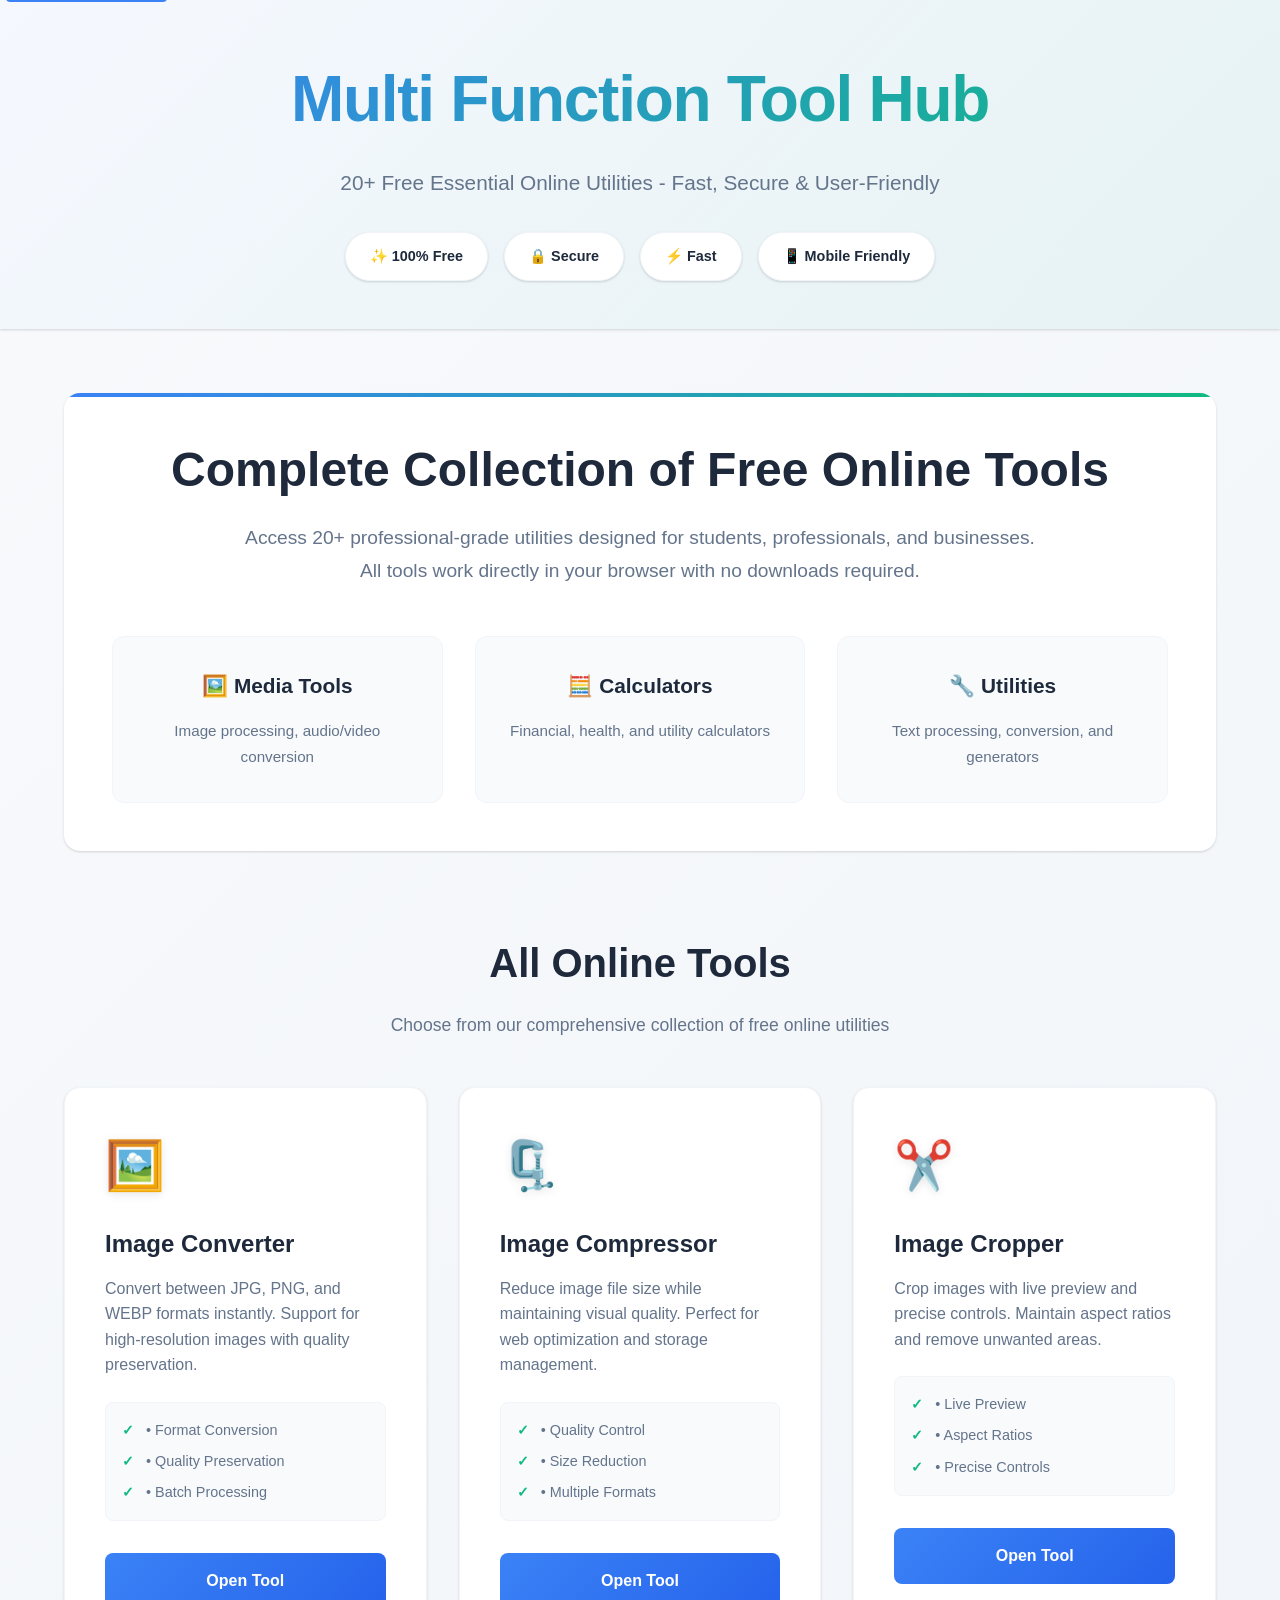
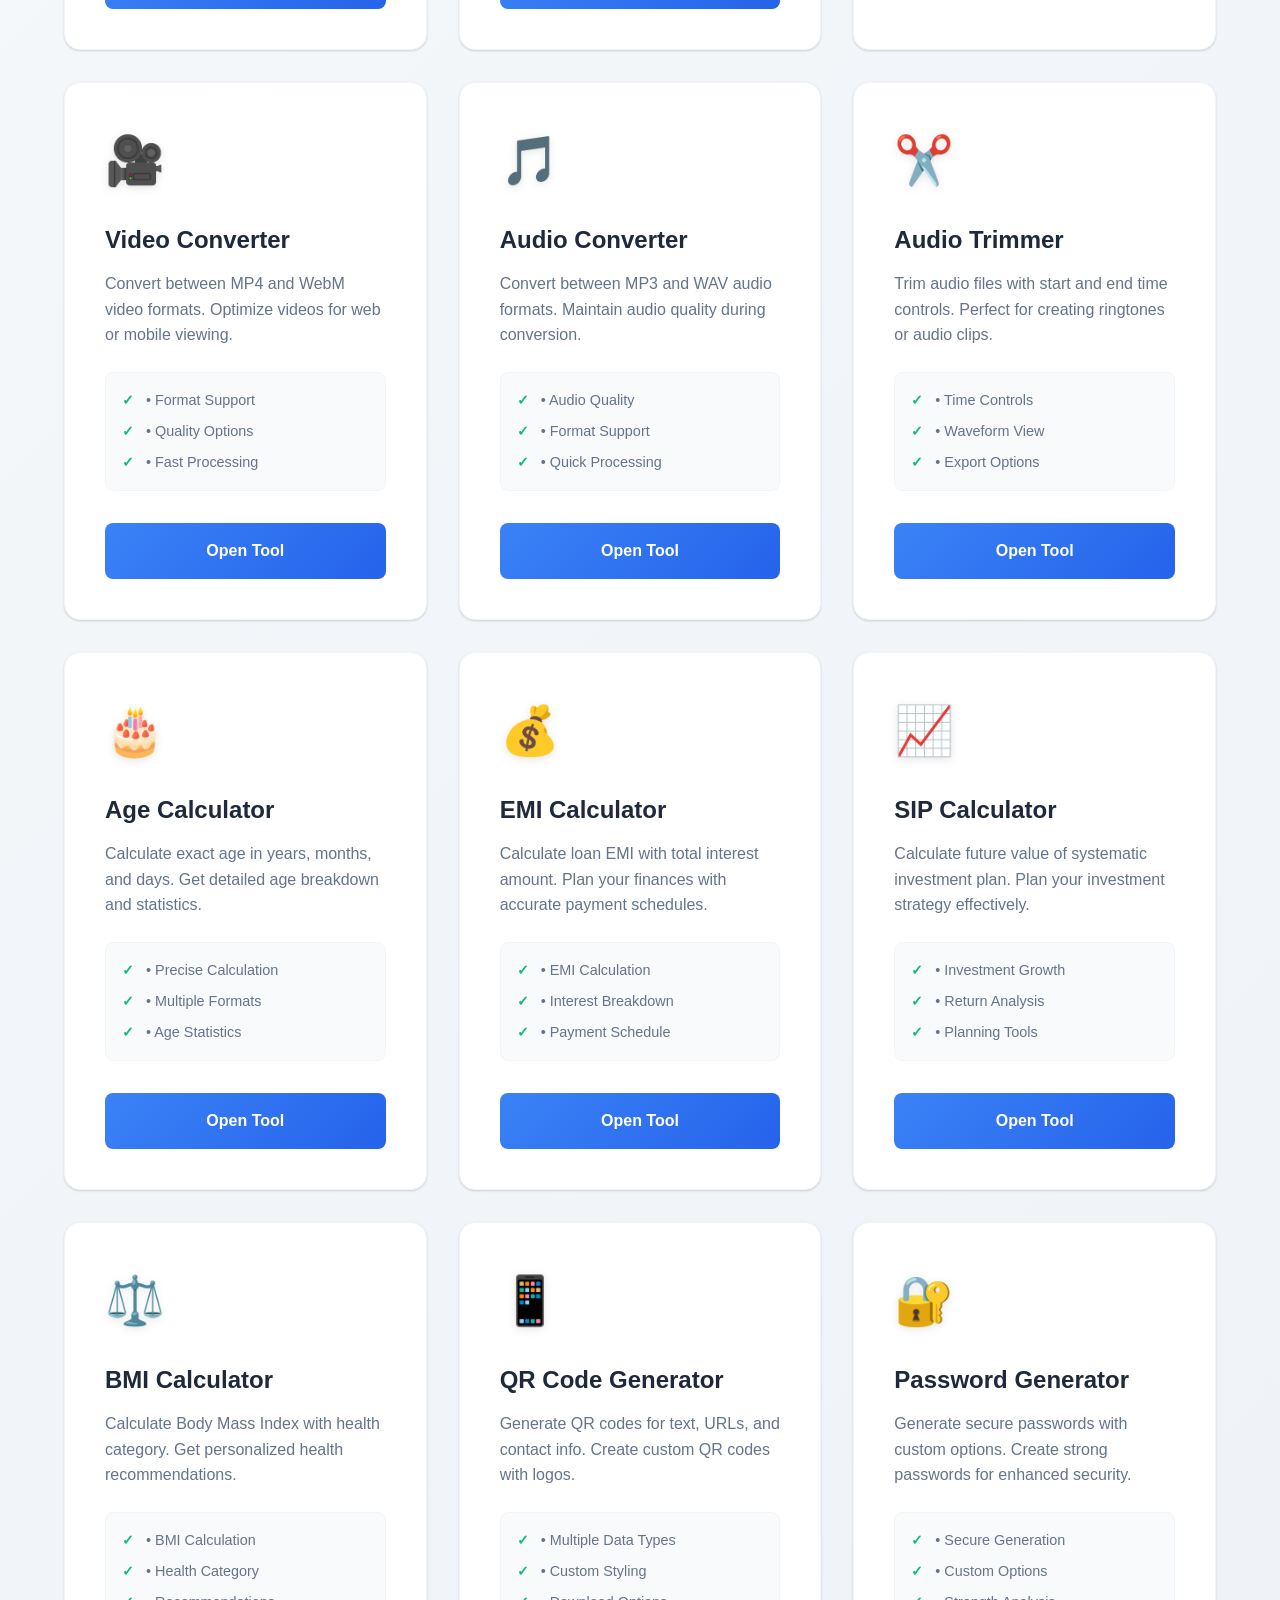
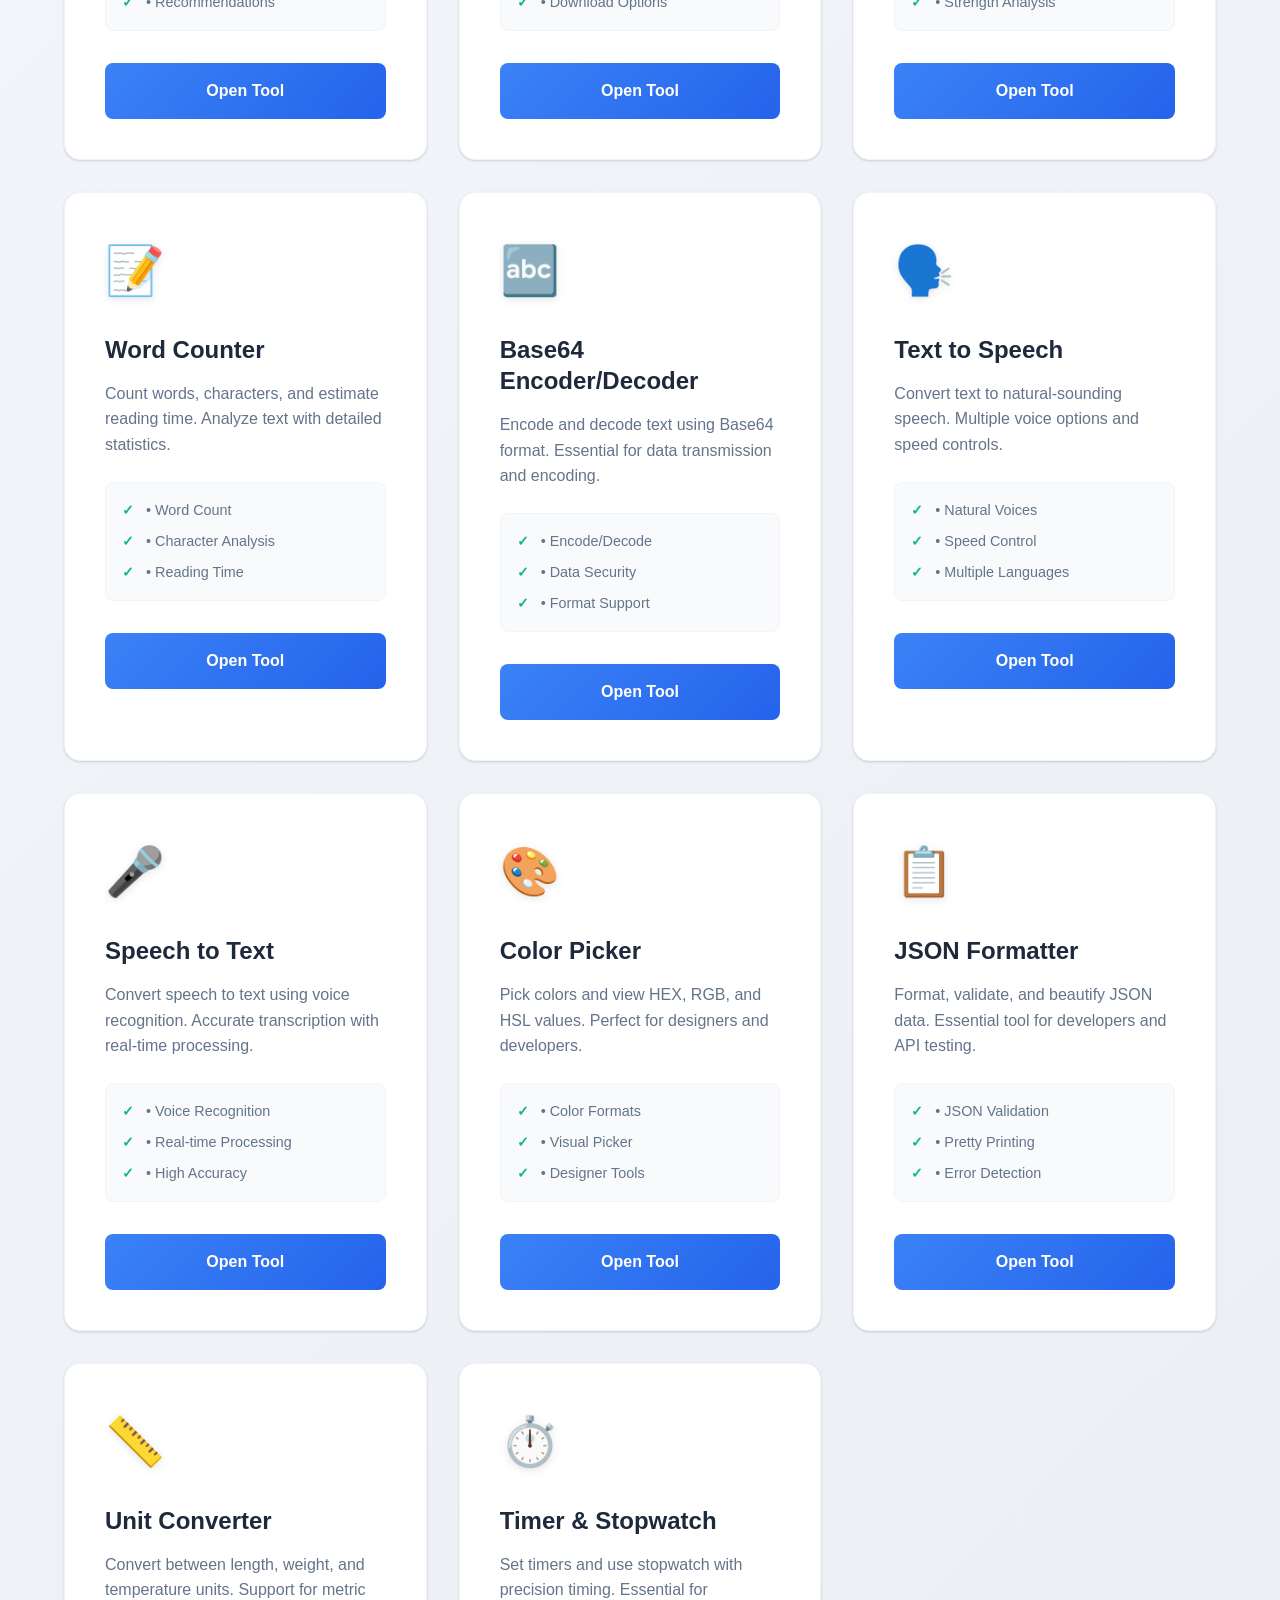
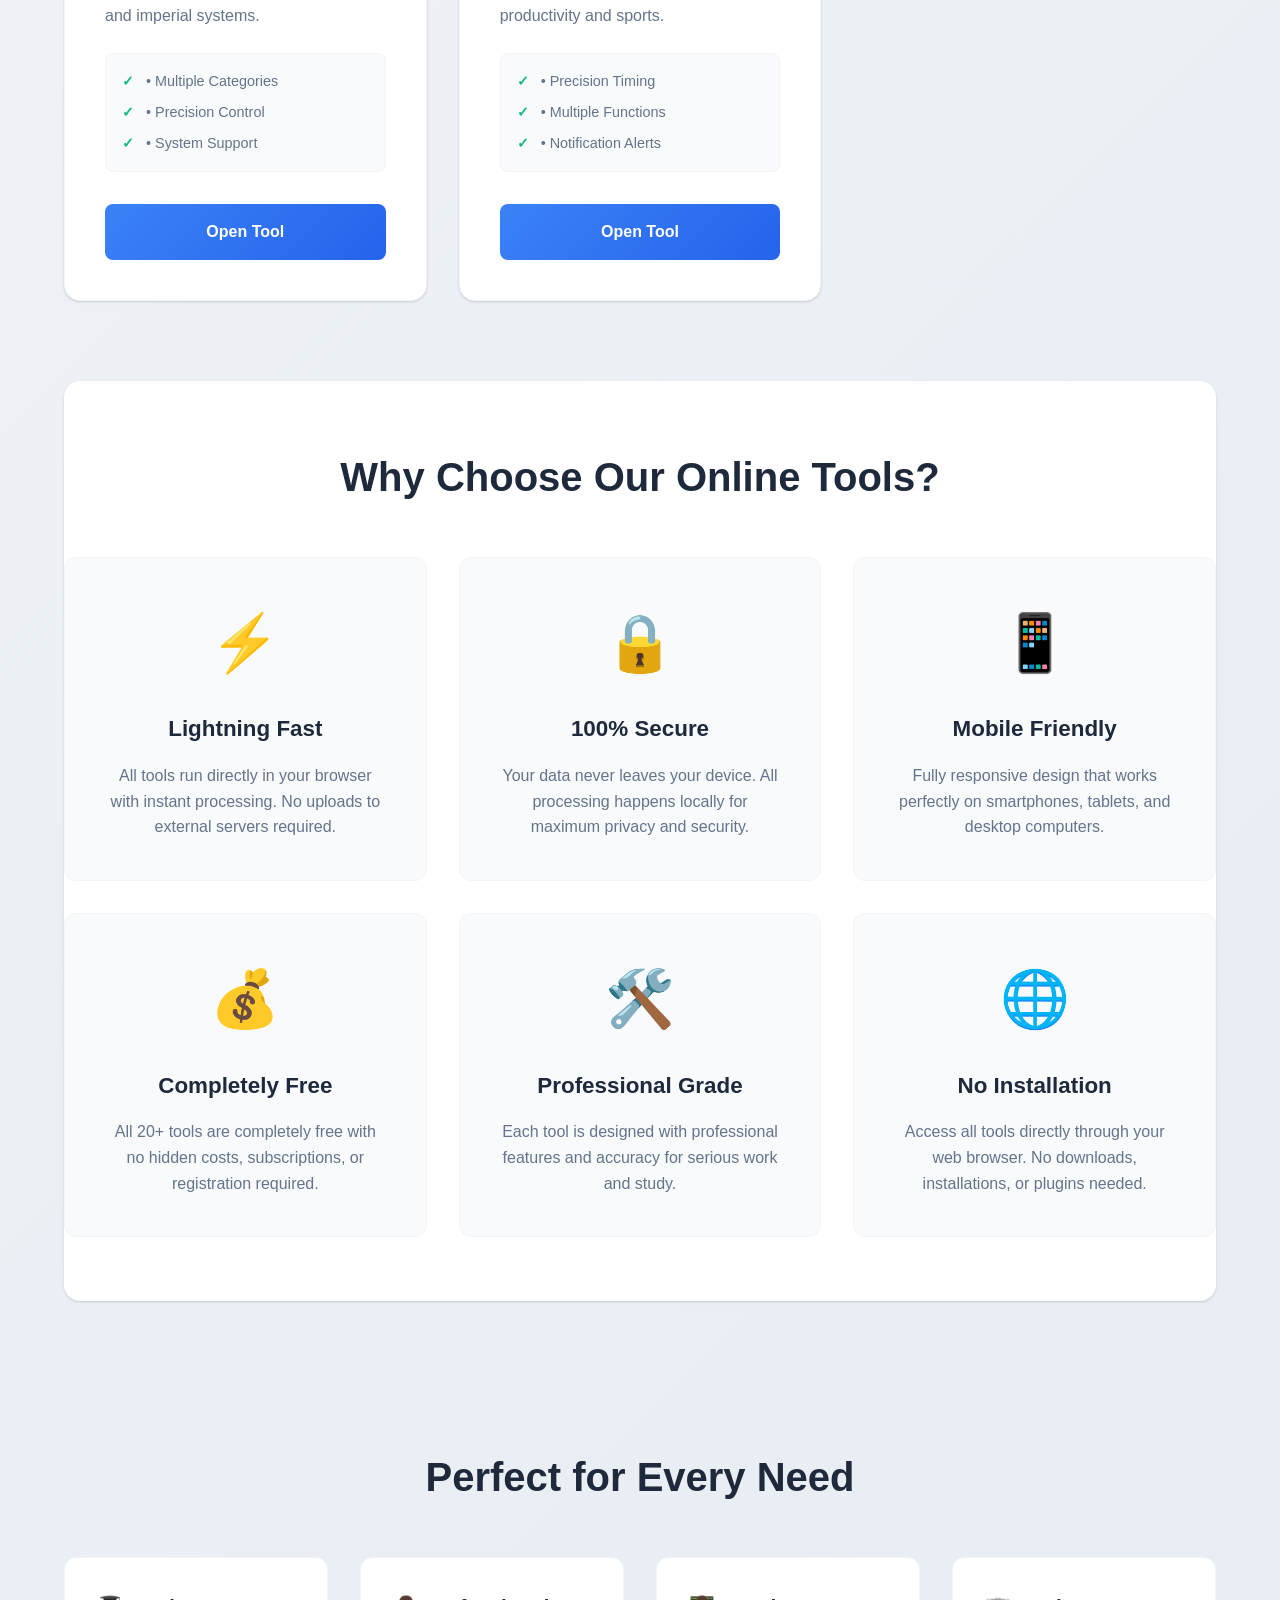
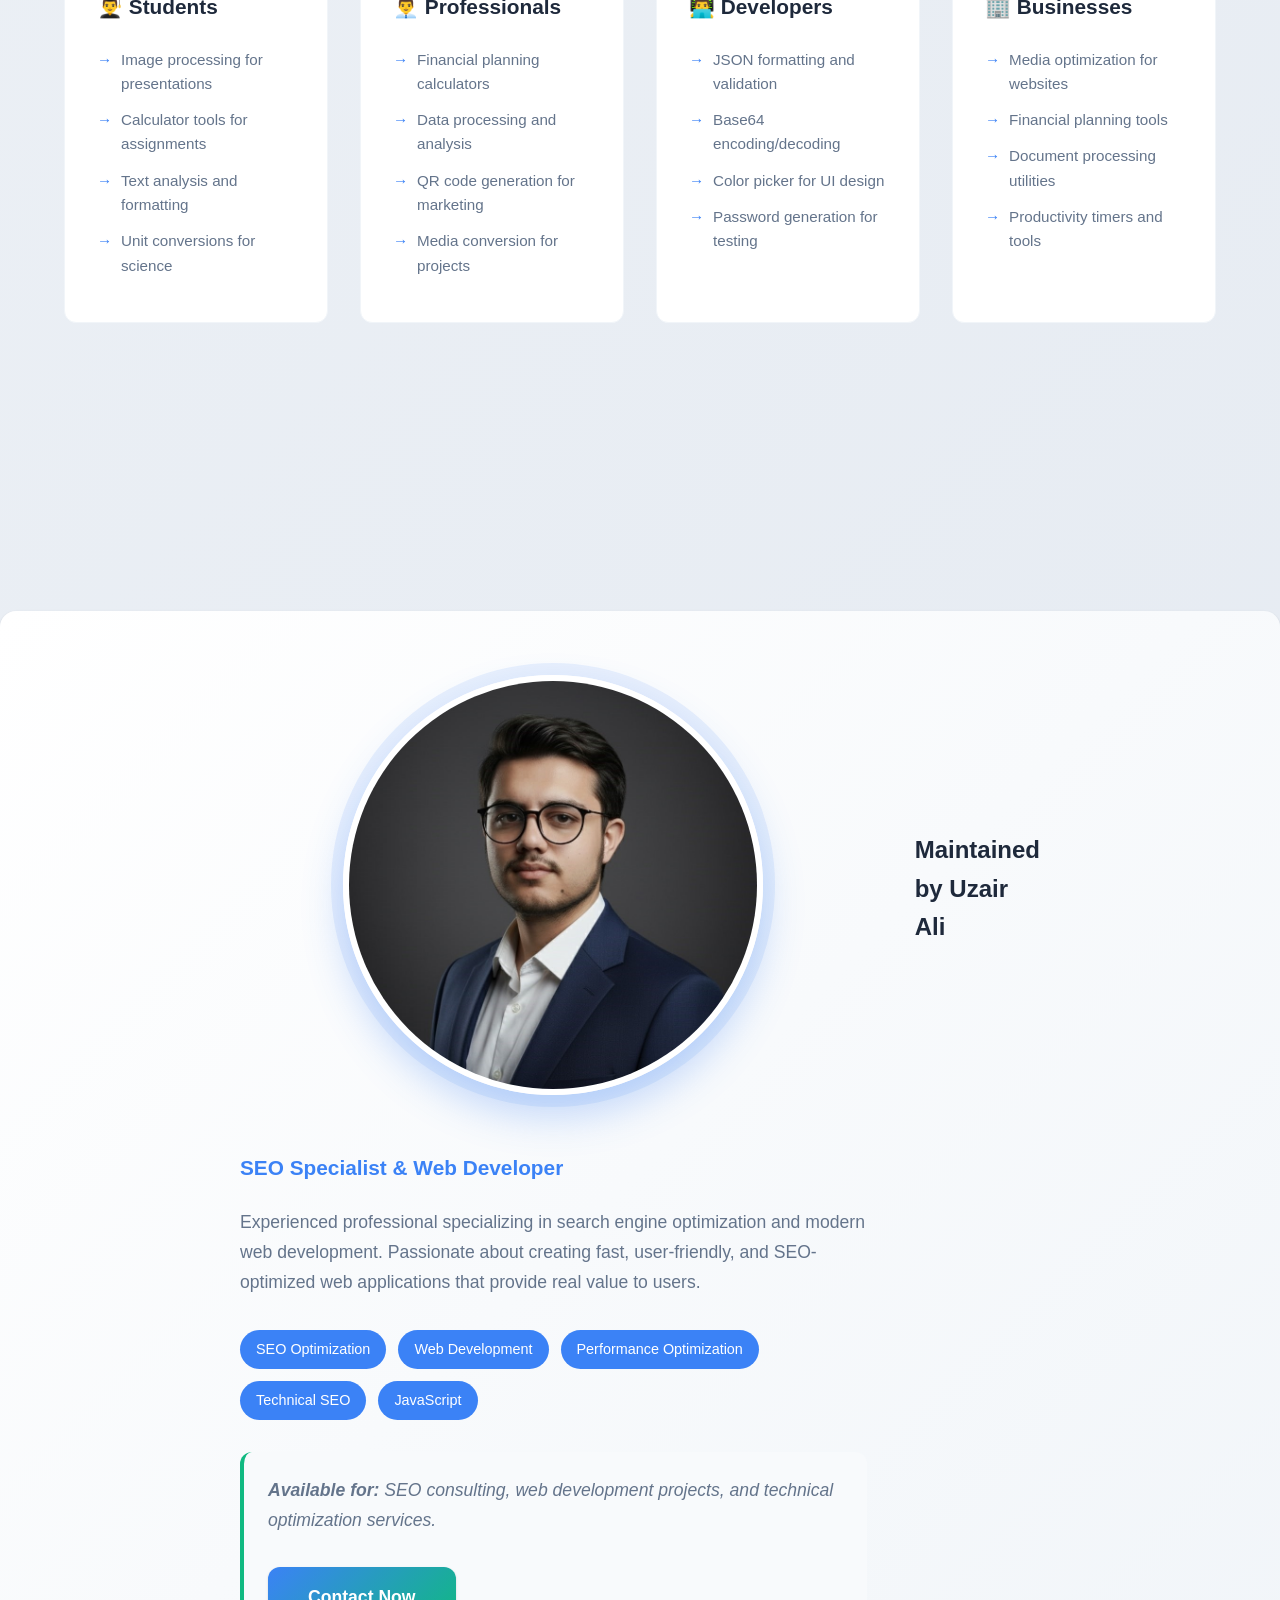
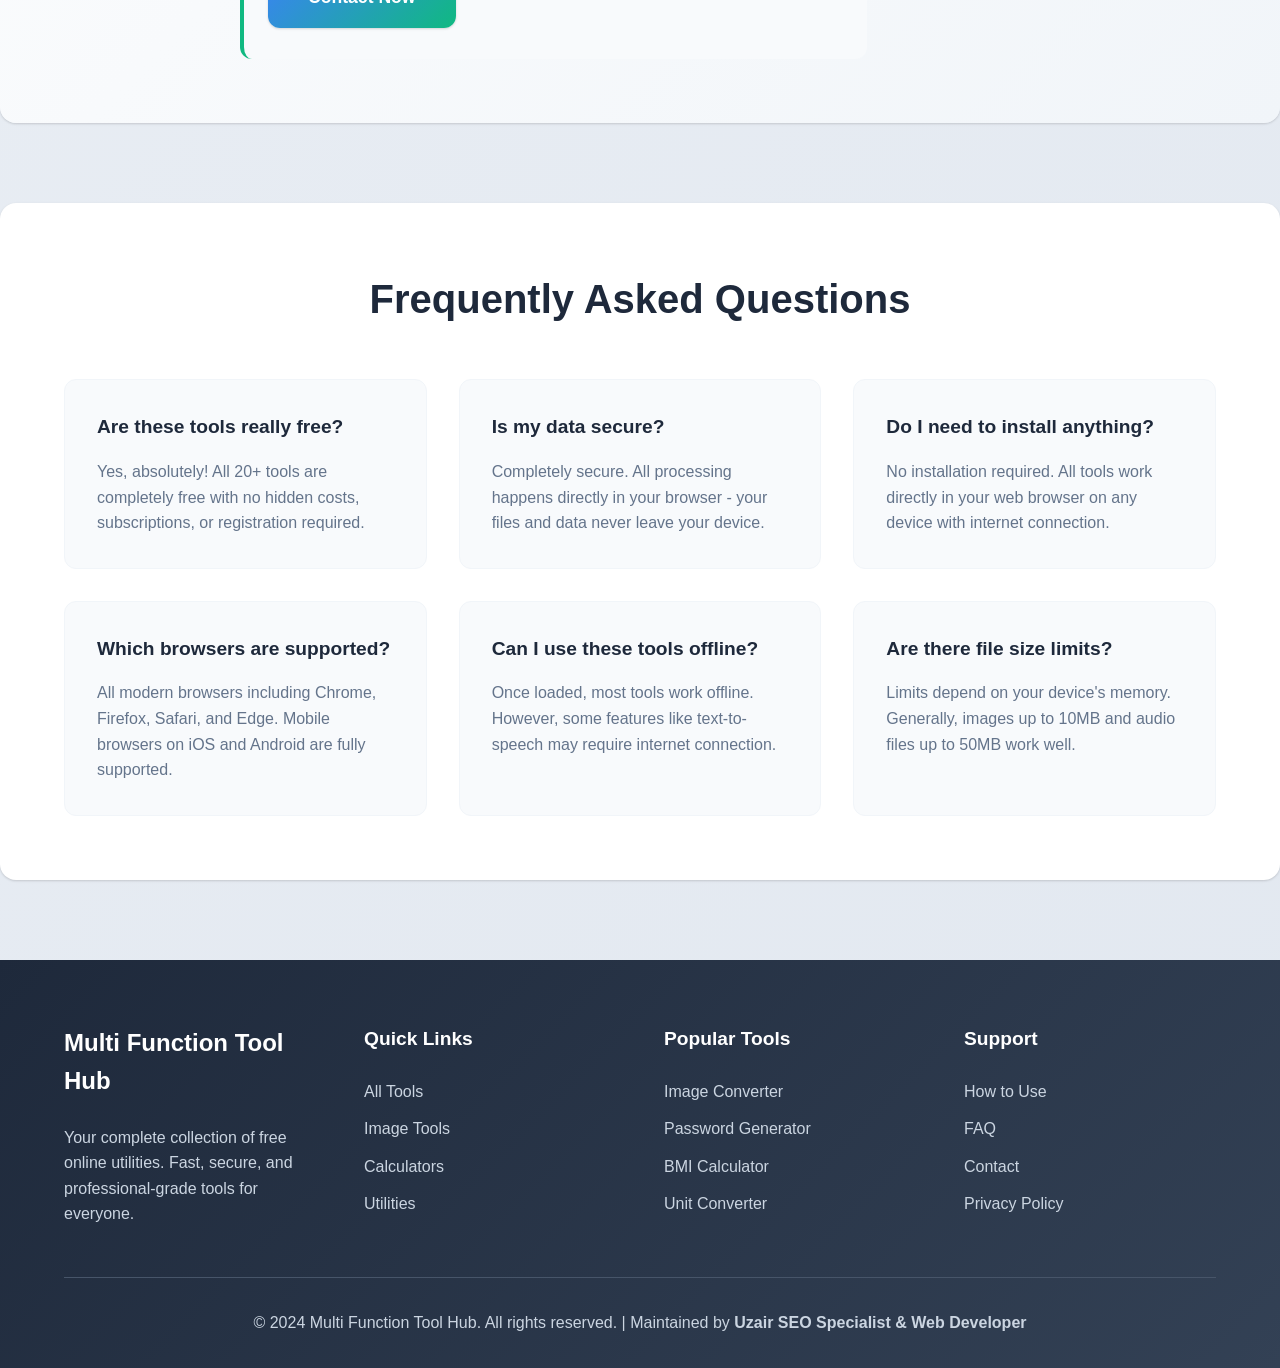
<file: index.html>
<!DOCTYPE html>
<html lang="en">
<head>
    <meta charset="UTF-8">
    <meta name="viewport" content="width=device-width, initial-scale=1.0">
    <title>Free Online Multi-Tool Hub | Image Converter | Password Generator | BMI Calculator | Unit Converter</title>
    
    <!-- SEO Meta Tags -->
    <meta name="description" content="Free online multi-tool hub with 20+ utilities including image converter, password generator, BMI calculator, unit converter, QR generator, and more. Fast, secure, and completely free tools for students, professionals, and businesses.">
    <meta name="keywords" content="free online tools, image converter, password generator, BMI calculator, unit converter, QR code generator, EMI calculator, text to speech, speech to text, JSON formatter, color picker, timer, age calculator, word counter, base64 encoder, video converter, audio converter, audio trimmer, online utilities">
    <meta name="author" content="Uzair SEO Specialist and Web Developer">
    <meta name="robots" content="index, follow, max-snippet:-1, max-image-preview:large">
    <meta name="googlebot" content="index, follow">
    <link rel="canonical" href="https://multifunctiontoolhub.com/">
    
    <!-- Open Graph / Facebook -->
    <meta property="og:type" content="website">
    <meta property="og:url" content="https://multifunctiontoolhub.com/">
    <meta property="og:title" content="Free Online Multi-Tool Hub | 20+ Essential Online Utilities">
    <meta property="og:description" content="Comprehensive collection of free online tools including image converter, password generator, BMI calculator, unit converter, and 16 more essential utilities. Perfect for students, professionals, and businesses.">
    <meta property="og:image" content="https://multifunctiontoolhub.com/og-image.jpg">
    <meta property="og:image:width" content="1200">
    <meta property="og:image:height" content="630">
    <meta property="og:site_name" content="Multi Function Tool Hub">
    <meta property="og:locale" content="en_US">

    <!-- Twitter -->
    <meta property="twitter:card" content="summary_large_image">
    <meta property="twitter:url" content="https://multifunctiontoolhub.com/">
    <meta property="twitter:title" content="Free Online Multi-Tool Hub | 20+ Essential Online Utilities">
    <meta property="twitter:description" content="Free collection of 20+ online tools including image converter, password generator, BMI calculator, unit converter, QR generator, and more. All tools are fast, secure, and completely free.">
    <meta property="twitter:image" content="https://multifunctiontoolhub.com/twitter-image.jpg">
    
    <!-- Additional SEO Tags -->
    <meta name="theme-color" content="#3b82f6">
    <meta name="msapplication-TileColor" content="#3b82f6">
    <meta name="apple-mobile-web-app-capable" content="yes">
    <meta name="apple-mobile-web-app-status-bar-style" content="default">
    
    <!-- Structured Data for SEO -->
    <script type="application/ld+json">
    {
        "@context": "https://schema.org",
        "@type": "WebApplication",
        "name": "Multi Function Tool Hub",
        "description": "Free online multi-tool hub with 20+ utilities including image converter, password generator, BMI calculator, unit converter, and more essential online tools.",
        "url": "https://multifunctiontoolhub.com",
        "applicationCategory": "UtilitiesApplication",
        "operatingSystem": "Web Browser",
        "offers": {
            "@type": "Offer",
            "price": "0",
            "priceCurrency": "USD"
        },
        "creator": {
            "@type": "Person",
            "name": "Uzair",
            "jobTitle": "SEO Specialist and Web Developer"
        },
        "mainEntity": {
            "@type": "SoftwareApplication",
            "name": "Online Tools Suite",
            "applicationCategory": "Utility",
            "featureList": [
                "Image Converter", "Image Compressor", "Image Cropper", "Video Converter",
                "Audio Converter", "Audio Trimmer", "Age Calculator", "EMI Calculator",
                "SIP Calculator", "BMI Calculator", "QR Code Generator", "Password Generator",
                "Word Counter", "Base64 Encoder", "Text to Speech", "Speech to Text",
                "Color Picker", "JSON Formatter", "Unit Converter", "Timer & Stopwatch"
            ]
        }
    }
    </script>
    
    <!-- Favicon -->
    <link rel="icon" type="image/x-icon" href="/favicon.ico">
    <link rel="apple-touch-icon" sizes="180x180" href="/apple-touch-icon.png">
    
    <link rel="stylesheet" href="style.css">
</head>
<body>
    <!-- Skip to main content for accessibility -->
    <a href="#main-content" class="skip-link">Skip to main content</a>
    
    <header class="header" role="banner">
        <div class="container">
            <div class="header-content">
                <h1 class="header-title">Multi Function Tool Hub</h1>
                <p class="header-subtitle">20+ Free Essential Online Utilities - Fast, Secure & User-Friendly</p>
                <div class="header-features">
                    <span class="feature-badge">✨ 100% Free</span>
                    <span class="feature-badge">🔒 Secure</span>
                    <span class="feature-badge">⚡ Fast</span>
                    <span class="feature-badge">📱 Mobile Friendly</span>
                </div>
            </div>
        </div>
    </header>

    <main id="main-content" class="main-content" role="main">
        <div class="container">
            <!-- Hero Section -->
            <section class="hero-section">
                <h2>Complete Collection of Free Online Tools</h2>
                <p>Access 20+ professional-grade utilities designed for students, professionals, and businesses. All tools work directly in your browser with no downloads required.</p>
                <div class="tool-categories">
                    <div class="category">
                        <h3>🖼️ Media Tools</h3>
                        <p>Image processing, audio/video conversion</p>
                    </div>
                    <div class="category">
                        <h3>🧮 Calculators</h3>
                        <p>Financial, health, and utility calculators</p>
                    </div>
                    <div class="category">
                        <h3>🔧 Utilities</h3>
                        <p>Text processing, conversion, and generators</p>
                    </div>
                </div>
            </section>

            <!-- Tools Grid -->
            <section class="tools-section" aria-labelledby="tools-heading">
                <h2 id="tools-heading" class="section-title">All Online Tools</h2>
                <p class="section-subtitle">Choose from our comprehensive collection of free online utilities</p>
                
                <div class="tools-grid" id="toolsGrid">
                    <!-- Image Tools -->
                    <div class="tool-card" data-tool="image-converter">
                        <div class="tool-icon">🖼️</div>
                        <h3>Image Converter</h3>
                        <p>Convert between JPG, PNG, and WEBP formats instantly. Support for high-resolution images with quality preservation.</p>
                        <div class="tool-features">
                            <span>• Format Conversion</span>
                            <span>• Quality Preservation</span>
                            <span>• Batch Processing</span>
                        </div>
                        <button class="tool-btn">Open Tool</button>
                    </div>

                    <div class="tool-card" data-tool="image-compressor">
                        <div class="tool-icon">🗜️</div>
                        <h3>Image Compressor</h3>
                        <p>Reduce image file size while maintaining visual quality. Perfect for web optimization and storage management.</p>
                        <div class="tool-features">
                            <span>• Quality Control</span>
                            <span>• Size Reduction</span>
                            <span>• Multiple Formats</span>
                        </div>
                        <button class="tool-btn">Open Tool</button>
                    </div>

                    <div class="tool-card" data-tool="image-cropper">
                        <div class="tool-icon">✂️</div>
                        <h3>Image Cropper</h3>
                        <p>Crop images with live preview and precise controls. Maintain aspect ratios and remove unwanted areas.</p>
                        <div class="tool-features">
                            <span>• Live Preview</span>
                            <span>• Aspect Ratios</span>
                            <span>• Precise Controls</span>
                        </div>
                        <button class="tool-btn">Open Tool</button>
                    </div>

                    <!-- Audio/Video Tools -->
                    <div class="tool-card" data-tool="video-converter">
                        <div class="tool-icon">🎥</div>
                        <h3>Video Converter</h3>
                        <p>Convert between MP4 and WebM video formats. Optimize videos for web or mobile viewing.</p>
                        <div class="tool-features">
                            <span>• Format Support</span>
                            <span>• Quality Options</span>
                            <span>• Fast Processing</span>
                        </div>
                        <button class="tool-btn">Open Tool</button>
                    </div>

                    <div class="tool-card" data-tool="audio-converter">
                        <div class="tool-icon">🎵</div>
                        <h3>Audio Converter</h3>
                        <p>Convert between MP3 and WAV audio formats. Maintain audio quality during conversion.</p>
                        <div class="tool-features">
                            <span>• Audio Quality</span>
                            <span>• Format Support</span>
                            <span>• Quick Processing</span>
                        </div>
                        <button class="tool-btn">Open Tool</button>
                    </div>

                    <div class="tool-card" data-tool="audio-trimmer">
                        <div class="tool-icon">✂️</div>
                        <h3>Audio Trimmer</h3>
                        <p>Trim audio files with start and end time controls. Perfect for creating ringtones or audio clips.</p>
                        <div class="tool-features">
                            <span>• Time Controls</span>
                            <span>• Waveform View</span>
                            <span>• Export Options</span>
                        </div>
                        <button class="tool-btn">Open Tool</button>
                    </div>

                    <!-- Calculators -->
                    <div class="tool-card" data-tool="age-calculator">
                        <div class="tool-icon">🎂</div>
                        <h3>Age Calculator</h3>
                        <p>Calculate exact age in years, months, and days. Get detailed age breakdown and statistics.</p>
                        <div class="tool-features">
                            <span>• Precise Calculation</span>
                            <span>• Multiple Formats</span>
                            <span>• Age Statistics</span>
                        </div>
                        <button class="tool-btn">Open Tool</button>
                    </div>

                    <div class="tool-card" data-tool="emi-calculator">
                        <div class="tool-icon">💰</div>
                        <h3>EMI Calculator</h3>
                        <p>Calculate loan EMI with total interest amount. Plan your finances with accurate payment schedules.</p>
                        <div class="tool-features">
                            <span>• EMI Calculation</span>
                            <span>• Interest Breakdown</span>
                            <span>• Payment Schedule</span>
                        </div>
                        <button class="tool-btn">Open Tool</button>
                    </div>

                    <div class="tool-card" data-tool="sip-calculator">
                        <div class="tool-icon">📈</div>
                        <h3>SIP Calculator</h3>
                        <p>Calculate future value of systematic investment plan. Plan your investment strategy effectively.</p>
                        <div class="tool-features">
                            <span>• Investment Growth</span>
                            <span>• Return Analysis</span>
                            <span>• Planning Tools</span>
                        </div>
                        <button class="tool-btn">Open Tool</button>
                    </div>

                    <div class="tool-card" data-tool="bmi-calculator">
                        <div class="tool-icon">⚖️</div>
                        <h3>BMI Calculator</h3>
                        <p>Calculate Body Mass Index with health category. Get personalized health recommendations.</p>
                        <div class="tool-features">
                            <span>• BMI Calculation</span>
                            <span>• Health Category</span>
                            <span>• Recommendations</span>
                        </div>
                        <button class="tool-btn">Open Tool</button>
                    </div>

                    <!-- Generators -->
                    <div class="tool-card" data-tool="qr-generator">
                        <div class="tool-icon">📱</div>
                        <h3>QR Code Generator</h3>
                        <p>Generate QR codes for text, URLs, and contact info. Create custom QR codes with logos.</p>
                        <div class="tool-features">
                            <span>• Multiple Data Types</span>
                            <span>• Custom Styling</span>
                            <span>• Download Options</span>
                        </div>
                        <button class="tool-btn">Open Tool</button>
                    </div>

                    <div class="tool-card" data-tool="password-generator">
                        <div class="tool-icon">🔐</div>
                        <h3>Password Generator</h3>
                        <p>Generate secure passwords with custom options. Create strong passwords for enhanced security.</p>
                        <div class="tool-features">
                            <span>• Secure Generation</span>
                            <span>• Custom Options</span>
                            <span>• Strength Analysis</span>
                        </div>
                        <button class="tool-btn">Open Tool</button>
                    </div>

                    <!-- Text Tools -->
                    <div class="tool-card" data-tool="word-counter">
                        <div class="tool-icon">📝</div>
                        <h3>Word Counter</h3>
                        <p>Count words, characters, and estimate reading time. Analyze text with detailed statistics.</p>
                        <div class="tool-features">
                            <span>• Word Count</span>
                            <span>• Character Analysis</span>
                            <span>• Reading Time</span>
                        </div>
                        <button class="tool-btn">Open Tool</button>
                    </div>

                    <div class="tool-card" data-tool="base64-encoder">
                        <div class="tool-icon">🔤</div>
                        <h3>Base64 Encoder/Decoder</h3>
                        <p>Encode and decode text using Base64 format. Essential for data transmission and encoding.</p>
                        <div class="tool-features">
                            <span>• Encode/Decode</span>
                            <span>• Data Security</span>
                            <span>• Format Support</span>
                        </div>
                        <button class="tool-btn">Open Tool</button>
                    </div>

                    <div class="tool-card" data-tool="text-to-speech">
                        <div class="tool-icon">🗣️</div>
                        <h3>Text to Speech</h3>
                        <p>Convert text to natural-sounding speech. Multiple voice options and speed controls.</p>
                        <div class="tool-features">
                            <span>• Natural Voices</span>
                            <span>• Speed Control</span>
                            <span>• Multiple Languages</span>
                        </div>
                        <button class="tool-btn">Open Tool</button>
                    </div>

                    <div class="tool-card" data-tool="speech-to-text">
                        <div class="tool-icon">🎤</div>
                        <h3>Speech to Text</h3>
                        <p>Convert speech to text using voice recognition. Accurate transcription with real-time processing.</p>
                        <div class="tool-features">
                            <span>• Voice Recognition</span>
                            <span>• Real-time Processing</span>
                            <span>• High Accuracy</span>
                        </div>
                        <button class="tool-btn">Open Tool</button>
                    </div>

                    <!-- Utilities -->
                    <div class="tool-card" data-tool="color-picker">
                        <div class="tool-icon">🎨</div>
                        <h3>Color Picker</h3>
                        <p>Pick colors and view HEX, RGB, and HSL values. Perfect for designers and developers.</p>
                        <div class="tool-features">
                            <span>• Color Formats</span>
                            <span>• Visual Picker</span>
                            <span>• Designer Tools</span>
                        </div>
                        <button class="tool-btn">Open Tool</button>
                    </div>

                    <div class="tool-card" data-tool="json-formatter">
                        <div class="tool-icon">📋</div>
                        <h3>JSON Formatter</h3>
                        <p>Format, validate, and beautify JSON data. Essential tool for developers and API testing.</p>
                        <div class="tool-features">
                            <span>• JSON Validation</span>
                            <span>• Pretty Printing</span>
                            <span>• Error Detection</span>
                        </div>
                        <button class="tool-btn">Open Tool</button>
                    </div>

                    <div class="tool-card" data-tool="unit-converter">
                        <div class="tool-icon">📏</div>
                        <h3>Unit Converter</h3>
                        <p>Convert between length, weight, and temperature units. Support for metric and imperial systems.</p>
                        <div class="tool-features">
                            <span>• Multiple Categories</span>
                            <span>• Precision Control</span>
                            <span>• System Support</span>
                        </div>
                        <button class="tool-btn">Open Tool</button>
                    </div>

                    <div class="tool-card" data-tool="timer-stopwatch">
                        <div class="tool-icon">⏱️</div>
                        <h3>Timer & Stopwatch</h3>
                        <p>Set timers and use stopwatch with precision timing. Essential for productivity and sports.</p>
                        <div class="tool-features">
                            <span>• Precision Timing</span>
                            <span>• Multiple Functions</span>
                            <span>• Notification Alerts</span>
                        </div>
                        <button class="tool-btn">Open Tool</button>
                    </div>
                </div>
            </section>

            <!-- Benefits Section -->
            <section class="benefits-section">
                <h2>Why Choose Our Online Tools?</h2>
                <div class="benefits-grid">
                    <div class="benefit-card">
                        <div class="benefit-icon">⚡</div>
                        <h3>Lightning Fast</h3>
                        <p>All tools run directly in your browser with instant processing. No uploads to external servers required.</p>
                    </div>
                    <div class="benefit-card">
                        <div class="benefit-icon">🔒</div>
                        <h3>100% Secure</h3>
                        <p>Your data never leaves your device. All processing happens locally for maximum privacy and security.</p>
                    </div>
                    <div class="benefit-card">
                        <div class="benefit-icon">📱</div>
                        <h3>Mobile Friendly</h3>
                        <p>Fully responsive design that works perfectly on smartphones, tablets, and desktop computers.</p>
                    </div>
                    <div class="benefit-card">
                        <div class="benefit-icon">💰</div>
                        <h3>Completely Free</h3>
                        <p>All 20+ tools are completely free with no hidden costs, subscriptions, or registration required.</p>
                    </div>
                    <div class="benefit-card">
                        <div class="benefit-icon">🛠️</div>
                        <h3>Professional Grade</h3>
                        <p>Each tool is designed with professional features and accuracy for serious work and study.</p>
                    </div>
                    <div class="benefit-card">
                        <div class="benefit-icon">🌐</div>
                        <h3>No Installation</h3>
                        <p>Access all tools directly through your web browser. No downloads, installations, or plugins needed.</p>
                    </div>
                </div>
            </section>

            <!-- Use Cases Section -->
            <section class="use-cases-section">
                <h2>Perfect for Every Need</h2>
                <div class="use-cases-grid">
                    <div class="use-case">
                        <h3>👨‍🎓 Students</h3>
                        <ul>
                            <li>Image processing for presentations</li>
                            <li>Calculator tools for assignments</li>
                            <li>Text analysis and formatting</li>
                            <li>Unit conversions for science</li>
                        </ul>
                    </div>
                    <div class="use-case">
                        <h3>👨‍💼 Professionals</h3>
                        <ul>
                            <li>Financial planning calculators</li>
                            <li>Data processing and analysis</li>
                            <li>QR code generation for marketing</li>
                            <li>Media conversion for projects</li>
                        </ul>
                    </div>
                    <div class="use-case">
                        <h3>👨‍💻 Developers</h3>
                        <ul>
                            <li>JSON formatting and validation</li>
                            <li>Base64 encoding/decoding</li>
                            <li>Color picker for UI design</li>
                            <li>Password generation for testing</li>
                        </ul>
                    </div>
                    <div class="use-case">
                        <h3>🏢 Businesses</h3>
                        <ul>
                            <li>Media optimization for websites</li>
                            <li>Financial planning tools</li>
                            <li>Document processing utilities</li>
                            <li>Productivity timers and tools</li>
                        </ul>
                    </div>
                </div>
            </section>
        </div>
    </main>

    <!-- Developer Section -->
    <section class="developer-section">
        <div class="container">
            <div class="developer-content">
                <div class="developer-image">
                    <img src="dev.jpg" alt="Uzair - SEO Specialist and Web Developer" class="dev-photo">
                </div>
                <h2>Maintained by Uzair Ali</h2>
                <div class="developer-info">
                    <h3>SEO Specialist & Web Developer</h3>
                    <p>Experienced professional specializing in search engine optimization and modern web development. Passionate about creating fast, user-friendly, and SEO-optimized web applications that provide real value to users.</p>
                    <div class="developer-skills">
                        <span class="skill-tag">SEO Optimization</span>
                        <span class="skill-tag">Web Development</span>
                        <span class="skill-tag">Performance Optimization</span>
                        <span class="skill-tag">Technical SEO</span>
                        <span class="skill-tag">JavaScript</span>
                    </div>
                    <div class="developer-contact">
                        <p><strong>Available for:</strong> SEO consulting, web development projects, and technical optimization services.</p>
                        <div class="contact-button-container">
                            <a href="https://uzairali-18.github.io/Portfolio/" target="_blank" rel="noopener" class="contact-btn">
                                Contact Now
                            </a>
                        </div>
                    </div>
                </div>
            </div>
        </div>
    </section>

    <!-- FAQ Section -->
    <section class="faq-section">
        <div class="container">
            <h2>Frequently Asked Questions</h2>
            <div class="faq-grid">
                <div class="faq-item">
                    <h3>Are these tools really free?</h3>
                    <p>Yes, absolutely! All 20+ tools are completely free with no hidden costs, subscriptions, or registration required.</p>
                </div>
                <div class="faq-item">
                    <h3>Is my data secure?</h3>
                    <p>Completely secure. All processing happens directly in your browser - your files and data never leave your device.</p>
                </div>
                <div class="faq-item">
                    <h3>Do I need to install anything?</h3>
                    <p>No installation required. All tools work directly in your web browser on any device with internet connection.</p>
                </div>
                <div class="faq-item">
                    <h3>Which browsers are supported?</h3>
                    <p>All modern browsers including Chrome, Firefox, Safari, and Edge. Mobile browsers on iOS and Android are fully supported.</p>
                </div>
                <div class="faq-item">
                    <h3>Can I use these tools offline?</h3>
                    <p>Once loaded, most tools work offline. However, some features like text-to-speech may require internet connection.</p>
                </div>
                <div class="faq-item">
                    <h3>Are there file size limits?</h3>
                    <p>Limits depend on your device's memory. Generally, images up to 10MB and audio files up to 50MB work well.</p>
                </div>
            </div>
        </div>
    </section>

    <!-- Footer -->
    <footer class="footer" role="contentinfo">
        <div class="container">
            <div class="footer-content">
                <div class="footer-section">
                    <h3>Multi Function Tool Hub</h3>
                    <p>Your complete collection of free online utilities. Fast, secure, and professional-grade tools for everyone.</p>
                </div>
                <div class="footer-section">
                    <h4>Quick Links</h4>
                    <ul>
                        <li><a href="#tools-heading">All Tools</a></li>
                        <li><a href="#main-content">Image Tools</a></li>
                        <li><a href="#main-content">Calculators</a></li>
                        <li><a href="#main-content">Utilities</a></li>
                    </ul>
                </div>
                <div class="footer-section">
                    <h4>Popular Tools</h4>
                    <ul>
                        <li><a href="#tools-heading">Image Converter</a></li>
                        <li><a href="#tools-heading">Password Generator</a></li>
                        <li><a href="#tools-heading">BMI Calculator</a></li>
                        <li><a href="#tools-heading">Unit Converter</a></li>
                    </ul>
                </div>
                <div class="footer-section">
                    <h4>Support</h4>
                    <ul>
                        <li><a href="#main-content">How to Use</a></li>
                        <li><a href="#main-content">FAQ</a></li>
                        <li><a href="#main-content">Contact</a></li>
                        <li><a href="#main-content">Privacy Policy</a></li>
                    </ul>
                </div>
            </div>
            <div class="footer-bottom">
                <p>&copy; 2024 Multi Function Tool Hub. All rights reserved. | Maintained by <strong>Uzair SEO Specialist & Web Developer</strong></p>
            </div>
        </div>
    </footer>

    <!-- Modal for tools -->
    <div class="modal" id="toolModal" role="dialog" aria-labelledby="modalTitle" aria-hidden="true">
        <div class="modal-content">
            <div class="modal-header">
                <h2 id="modalTitle">Tool Title</h2>
                <button class="close-btn" id="closeModal" aria-label="Close modal">&times;</button>
            </div>
            <div class="modal-body" id="modalBody">
                <!-- Tool content will be loaded here -->
            </div>
        </div>
    </div>

    <script src="script.js"></script>
</body>
</html>
</file>
<file: style.css>
/* Enhanced CSS Variables */
:root {
    --primary-color: #3b82f6;
    --primary-dark: #2563eb;
    --primary-light: #60a5fa;
    --accent-color: #10b981;
    --accent-dark: #059669;
    --accent-light: #34d399;
    --background-color: #f8fafc;
    --surface-color: #ffffff;
    --surface-elevated: #f1f5f9;
    --text-primary: #1e293b;
    --text-secondary: #64748b;
    --text-muted: #94a3b8;
    --border-color: #e2e8f0;
    --border-light: #f1f5f9;
    --shadow-sm: 0 1px 2px 0 rgba(0, 0, 0, 0.05);
    --shadow: 0 1px 3px 0 rgba(0, 0, 0, 0.1), 0 1px 2px 0 rgba(0, 0, 0, 0.06);
    --shadow-md: 0 4px 6px -1px rgba(0, 0, 0, 0.1), 0 2px 4px -1px rgba(0, 0, 0, 0.06);
    --shadow-lg: 0 10px 15px -3px rgba(0, 0, 0, 0.1), 0 4px 6px -2px rgba(0, 0, 0, 0.05);
    --shadow-xl: 0 20px 25px -5px rgba(0, 0, 0, 0.1), 0 10px 10px -5px rgba(0, 0, 0, 0.04);
    --border-radius: 12px;
    --border-radius-sm: 8px;
    --border-radius-lg: 16px;
    --transition: all 0.3s cubic-bezier(0.4, 0, 0.2, 1);
    --transition-fast: all 0.2s cubic-bezier(0.4, 0, 0.2, 1);
}

/* Reset and Base Styles */
* {
    margin: 0;
    padding: 0;
    box-sizing: border-box;
}

html {
    scroll-behavior: smooth;
    font-size: 16px;
}

body {
    font-family: -apple-system, BlinkMacSystemFont, 'Segoe UI', Roboto, 'Helvetica Neue', Arial, sans-serif;
    line-height: 1.6;
    color: var(--text-primary);
    background: linear-gradient(135deg, var(--background-color) 0%, #e2e8f0 100%);
    min-height: 100vh;
}

/* Skip Link for Accessibility */
.skip-link {
    position: absolute;
    top: -40px;
    left: 6px;
    background: var(--primary-color);
    color: white;
    padding: 8px;
    text-decoration: none;
    border-radius: 4px;
    z-index: 1000;
}

.skip-link:focus {
    top: 6px;
}

.container {
    max-width: 1200px;
    margin: 0 auto;
    padding: 0 1.5rem;
}

/* Enhanced Header */
.header {
    background: linear-gradient(135deg, var(--surface-color) 0%, var(--surface-elevated) 100%);
    padding: 3rem 0;
    box-shadow: var(--shadow);
    position: relative;
    overflow: hidden;
}

.header::before {
    content: '';
    position: absolute;
    top: 0;
    left: 0;
    right: 0;
    bottom: 0;
    background: linear-gradient(135deg, rgba(59, 130, 246, 0.05) 0%, rgba(16, 185, 129, 0.05) 100%);
    pointer-events: none;
}

.header-content {
    position: relative;
    z-index: 1;
    text-align: center;
}

.header-title {
    font-size: clamp(2.5rem, 5vw, 4rem);
    font-weight: 800;
    background: linear-gradient(135deg, var(--primary-color) 0%, var(--accent-color) 100%);
    -webkit-background-clip: text;
    -webkit-text-fill-color: transparent;
    background-clip: text;
    margin-bottom: 1rem;
    letter-spacing: -0.02em;
}

.header-subtitle {
    font-size: clamp(1.1rem, 2vw, 1.3rem);
    color: var(--text-secondary);
    font-weight: 500;
    margin-bottom: 2rem;
    max-width: 600px;
    margin-left: auto;
    margin-right: auto;
}

.header-features {
    display: flex;
    justify-content: center;
    flex-wrap: wrap;
    gap: 1rem;
    margin-top: 2rem;
}

.feature-badge {
    background: var(--surface-color);
    color: var(--text-primary);
    padding: 0.75rem 1.5rem;
    border-radius: 50px;
    font-size: 0.9rem;
    font-weight: 600;
    box-shadow: var(--shadow);
    border: 1px solid var(--border-light);
    transition: var(--transition);
}

.feature-badge:hover {
    transform: translateY(-2px);
    box-shadow: var(--shadow-md);
    border-color: var(--primary-color);
}

/* Enhanced Main Content */
.main-content {
    padding: 4rem 0;
}

/* Hero Section */
.hero-section {
    text-align: center;
    margin-bottom: 5rem;
    padding: 3rem;
    background: var(--surface-color);
    border-radius: var(--border-radius-lg);
    box-shadow: var(--shadow);
    position: relative;
    overflow: hidden;
}

.hero-section::before {
    content: '';
    position: absolute;
    top: 0;
    left: 0;
    right: 0;
    height: 4px;
    background: linear-gradient(90deg, var(--primary-color) 0%, var(--accent-color) 100%);
}

.hero-section h2 {
    font-size: clamp(2rem, 4vw, 3rem);
    font-weight: 700;
    color: var(--text-primary);
    margin-bottom: 1.5rem;
    line-height: 1.2;
}

.hero-section p {
    font-size: 1.2rem;
    color: var(--text-secondary);
    max-width: 800px;
    margin: 0 auto 3rem;
    line-height: 1.7;
}

.tool-categories {
    display: grid;
    grid-template-columns: repeat(auto-fit, minmax(250px, 1fr));
    gap: 2rem;
    margin-top: 3rem;
}

.category {
    padding: 2rem;
    background: var(--background-color);
    border-radius: var(--border-radius);
    border: 1px solid var(--border-light);
    transition: var(--transition);
}

.category:hover {
    transform: translateY(-4px);
    box-shadow: var(--shadow-lg);
    border-color: var(--primary-color);
}

.category h3 {
    font-size: 1.3rem;
    font-weight: 600;
    color: var(--text-primary);
    margin-bottom: 1rem;
}

.category p {
    color: var(--text-secondary);
    font-size: 0.95rem;
    margin: 0;
}

/* Enhanced Tools Section */
.tools-section {
    margin-bottom: 5rem;
}

.section-title {
    font-size: clamp(2rem, 4vw, 2.5rem);
    font-weight: 700;
    text-align: center;
    color: var(--text-primary);
    margin-bottom: 1rem;
}

.section-subtitle {
    text-align: center;
    font-size: 1.1rem;
    color: var(--text-secondary);
    margin-bottom: 3rem;
    max-width: 600px;
    margin-left: auto;
    margin-right: auto;
}

/* Enhanced Tools Grid */
.tools-grid {
    display: grid;
    grid-template-columns: repeat(auto-fit, minmax(350px, 1fr));
    gap: 2rem;
    margin-top: 3rem;
}

/* Enhanced Tool Cards */
.tool-card {
    background: var(--surface-color);
    border-radius: var(--border-radius-lg);
    padding: 2.5rem;
    box-shadow: var(--shadow);
    transition: var(--transition);
    cursor: pointer;
    border: 1px solid var(--border-light);
    position: relative;
    overflow: hidden;
}

.tool-card::before {
    content: '';
    position: absolute;
    top: 0;
    left: 0;
    right: 0;
    height: 4px;
    background: linear-gradient(90deg, var(--primary-color) 0%, var(--accent-color) 100%);
    transform: scaleX(0);
    transition: var(--transition);
}

.tool-card:hover::before {
    transform: scaleX(1);
}

.tool-card:hover {
    transform: translateY(-8px);
    box-shadow: var(--shadow-xl);
    border-color: var(--primary-color);
}

.tool-icon {
    font-size: 3rem;
    margin-bottom: 1.5rem;
    display: block;
    filter: drop-shadow(0 2px 4px rgba(0,0,0,0.1));
}

.tool-card h3 {
    font-size: 1.5rem;
    font-weight: 700;
    color: var(--text-primary);
    margin-bottom: 1rem;
    line-height: 1.3;
}

.tool-card p {
    color: var(--text-secondary);
    margin-bottom: 1.5rem;
    line-height: 1.6;
    font-size: 1rem;
}

.tool-features {
    margin-bottom: 2rem;
    padding: 1rem;
    background: var(--background-color);
    border-radius: var(--border-radius-sm);
    border: 1px solid var(--border-light);
}

.tool-features span {
    display: block;
    font-size: 0.9rem;
    color: var(--text-secondary);
    margin-bottom: 0.5rem;
    position: relative;
    padding-left: 1.5rem;
}

.tool-features span::before {
    content: '✓';
    position: absolute;
    left: 0;
    color: var(--accent-color);
    font-weight: bold;
}

.tool-features span:last-child {
    margin-bottom: 0;
}

.tool-btn {
    background: linear-gradient(135deg, var(--primary-color) 0%, var(--primary-dark) 100%);
    color: white;
    border: none;
    padding: 1rem 2rem;
    border-radius: var(--border-radius-sm);
    font-weight: 600;
    font-size: 1rem;
    cursor: pointer;
    transition: var(--transition);
    width: 100%;
    min-height: 56px;
    position: relative;
    overflow: hidden;
}

.tool-btn::before {
    content: '';
    position: absolute;
    top: 0;
    left: -100%;
    width: 100%;
    height: 100%;
    background: linear-gradient(90deg, transparent, rgba(255,255,255,0.2), transparent);
    transition: var(--transition);
}

.tool-btn:hover::before {
    left: 100%;
}

.tool-btn:hover {
    background: linear-gradient(135deg, var(--primary-dark) 0%, var(--primary-color) 100%);
    transform: translateY(-2px);
    box-shadow: var(--shadow-lg);
}

.tool-btn:active {
    transform: translateY(0);
}

/* Benefits Section */
.benefits-section {
    margin: 5rem 0;
    padding: 4rem 0;
    background: var(--surface-color);
    border-radius: var(--border-radius-lg);
    box-shadow: var(--shadow);
}

.benefits-section h2 {
    text-align: center;
    font-size: 2.5rem;
    font-weight: 700;
    color: var(--text-primary);
    margin-bottom: 3rem;
}

.benefits-grid {
    display: grid;
    grid-template-columns: repeat(auto-fit, minmax(300px, 1fr));
    gap: 2rem;
}

.benefit-card {
    padding: 2.5rem;
    text-align: center;
    background: var(--background-color);
    border-radius: var(--border-radius);
    border: 1px solid var(--border-light);
    transition: var(--transition);
}

.benefit-card:hover {
    transform: translateY(-4px);
    box-shadow: var(--shadow-lg);
    border-color: var(--accent-color);
}

.benefit-icon {
    font-size: 3.5rem;
    margin-bottom: 1.5rem;
    display: block;
}

.benefit-card h3 {
    font-size: 1.4rem;
    font-weight: 600;
    color: var(--text-primary);
    margin-bottom: 1rem;
}

.benefit-card p {
    color: var(--text-secondary);
    line-height: 1.6;
}

/* Use Cases Section */
.use-cases-section {
    margin: 5rem 0;
    padding: 4rem 0;
}

.use-cases-section h2 {
    text-align: center;
    font-size: 2.5rem;
    font-weight: 700;
    color: var(--text-primary);
    margin-bottom: 3rem;
}

.use-cases-grid {
    display: grid;
    grid-template-columns: repeat(auto-fit, minmax(250px, 1fr));
    gap: 2rem;
}

.use-case {
    padding: 2rem;
    background: var(--surface-color);
    border-radius: var(--border-radius);
    border: 1px solid var(--border-light);
    transition: var(--transition);
}

.use-case:hover {
    transform: translateY(-4px);
    box-shadow: var(--shadow-lg);
}

.use-case h3 {
    font-size: 1.3rem;
    font-weight: 600;
    color: var(--text-primary);
    margin-bottom: 1.5rem;
}

.use-case ul {
    list-style: none;
}

.use-case li {
    color: var(--text-secondary);
    margin-bottom: 0.75rem;
    padding-left: 1.5rem;
    position: relative;
    font-size: 0.95rem;
}

.use-case li::before {
    content: '→';
    position: absolute;
    left: 0;
    color: var(--primary-color);
    font-weight: bold;
}

/* Developer Section */
.developer-section {
    margin: 5rem 0;
    padding: 4rem 0;
    background: linear-gradient(135deg, var(--surface-color) 0%, var(--surface-elevated) 100%);
    border-radius: var(--border-radius-lg);
    box-shadow: var(--shadow);
}

.developer-content {
    display: grid;
    grid-template-columns: auto 1fr;
    gap: 3rem;
    align-items: center;
    max-width: 800px;
    margin: 0 auto;
}

.developer-image {
    text-align: center;
}

.dev-photo {
    width: 420px;
    height: 420px;
    border-radius: 50%;
    border: 6px solid white;
    box-shadow: 0 20px 40px rgba(59, 130, 246, 0.3), 0 0 0 12px rgba(59, 130, 246, 0.1);
    object-fit: cover;
    transition: var(--transition);
    position: relative;
    animation: photoGlow 3s ease-in-out infinite;
}

@keyframes photoGlow {
    0%, 100% {
        box-shadow: 0 20px 40px rgba(59, 130, 246, 0.3), 0 0 0 12px rgba(59, 130, 246, 0.1);
    }
    50% {
        box-shadow: 0 25px 50px rgba(16, 185, 129, 0.4), 0 0 0 16px rgba(16, 185, 129, 0.15);
    }
}

.dev-photo:hover {
    transform: scale(1.1) rotate(3deg);
    box-shadow: 0 30px 60px rgba(59, 130, 246, 0.5), 0 0 0 16px rgba(59, 130, 246, 0.2);
    border-color: var(--accent-color);
}

.dev-photo-placeholder {
    width: 420px;
    height: 420px;
    border-radius: 50%;
    border: 6px solid white;
    box-shadow: 0 20px 40px rgba(59, 130, 246, 0.3), 0 0 0 12px rgba(59, 130, 246, 0.1);
    background: linear-gradient(135deg, var(--primary-color) 0%, var(--accent-color) 100%);
    display: flex;
    flex-direction: column;
    align-items: center;
    justify-content: center;
    color: white;
    transition: var(--transition);
    overflow: hidden;
    position: relative;
    animation: photoGlow 3s ease-in-out infinite;
}

.dev-photo-placeholder::before {
    content: '';
    position: absolute;
    top: -50%;
    left: -50%;
    width: 200%;
    height: 200%;
    background: linear-gradient(45deg, transparent, rgba(255, 255, 255, 0.1), transparent);
    transform: rotate(45deg);
    animation: shimmer 3s infinite;
}

@keyframes shimmer {
    0% {
        transform: translateX(-100%) translateY(-100%) rotate(45deg);
    }
    100% {
        transform: translateX(100%) translateY(100%) rotate(45deg);
    }
}

.dev-photo-placeholder:hover {
    transform: scale(1.1) rotate(3deg);
    box-shadow: 0 30px 60px rgba(59, 130, 246, 0.5), 0 0 0 16px rgba(59, 130, 246, 0.2);
}

/* Contact Button Styles */
.contact-button-container {
    margin-top: 2rem;
}

.contact-btn {
    display: inline-block;
    background: linear-gradient(135deg, var(--primary-color) 0%, var(--accent-color) 100%);
    color: white;
    padding: 1rem 2.5rem;
    border-radius: var(--border-radius);
    text-decoration: none;
    font-weight: 600;
    font-size: 1.1rem;
    transition: var(--transition);
    box-shadow: var(--shadow);
    position: relative;
    overflow: hidden;
}

.contact-btn::before {
    content: '';
    position: absolute;
    top: 0;
    left: -100%;
    width: 100%;
    height: 100%;
    background: linear-gradient(90deg, transparent, rgba(255,255,255,0.2), transparent);
    transition: var(--transition);
}

.contact-btn:hover::before {
    left: 100%;
}

.contact-btn:hover {
    transform: translateY(-3px);
    box-shadow: var(--shadow-lg);
    background: linear-gradient(135deg, var(--accent-color) 0%, var(--primary-color) 100%);
}

.dev-photo-placeholder {
    width: 200px;
    height: 200px;
    border-radius: 50%;
    border: 4px solid var(--surface-color);
    box-shadow: var(--shadow-lg);
    background: linear-gradient(135deg, var(--primary-color) 0%, var(--accent-color) 100%);
    display: flex;
    flex-direction: column;
    align-items: center;
    justify-content: center;
    color: white;
    transition: var(--transition);
    overflow: hidden;
}

.dev-photo-placeholder:hover {
    transform: scale(1.05);
    box-shadow: var(--shadow-xl);
}

.dev-avatar {
    width: 80px;
    height: 80px;
    border-radius: 50%;
    background: rgba(255, 255, 255, 0.2);
    display: flex;
    align-items: center;
    justify-content: center;
    font-size: 2.5rem;
    font-weight: bold;
    margin-bottom: 1rem;
}

.dev-name {
    font-size: 1.3rem;
    font-weight: 600;
    margin: 0;
    margin-bottom: 0.5rem;
}

.dev-title {
    font-size: 0.9rem;
    opacity: 0.9;
    margin: 0;
    text-align: center;
    line-height: 1.3;
}

.developer-info h2 {
    font-size: 2rem;
    font-weight: 700;
    color: var(--text-primary);
    margin-bottom: 0.5rem;
}

.developer-info h3 {
    font-size: 1.3rem;
    color: var(--primary-color);
    font-weight: 600;
    margin-bottom: 1.5rem;
}

.developer-info p {
    color: var(--text-secondary);
    font-size: 1.1rem;
    line-height: 1.7;
    margin-bottom: 2rem;
}

.developer-skills {
    display: flex;
    flex-wrap: wrap;
    gap: 0.75rem;
    margin-bottom: 2rem;
}

.skill-tag {
    background: var(--primary-color);
    color: white;
    padding: 0.5rem 1rem;
    border-radius: 50px;
    font-size: 0.9rem;
    font-weight: 500;
    transition: var(--transition);
}

.skill-tag:hover {
    background: var(--primary-dark);
    transform: translateY(-2px);
}

.developer-contact {
    padding: 1.5rem;
    background: var(--background-color);
    border-radius: var(--border-radius);
    border-left: 4px solid var(--accent-color);
}

.developer-contact p {
    margin: 0;
    font-style: italic;
    color: var(--text-secondary);
}

/* FAQ Section */
.faq-section {
    margin: 5rem 0;
    padding: 4rem 0;
    background: var(--surface-color);
    border-radius: var(--border-radius-lg);
    box-shadow: var(--shadow);
}

.faq-section h2 {
    text-align: center;
    font-size: 2.5rem;
    font-weight: 700;
    color: var(--text-primary);
    margin-bottom: 3rem;
}

.faq-grid {
    display: grid;
    grid-template-columns: repeat(auto-fit, minmax(350px, 1fr));
    gap: 2rem;
}

.faq-item {
    padding: 2rem;
    background: var(--background-color);
    border-radius: var(--border-radius);
    border: 1px solid var(--border-light);
    transition: var(--transition);
}

.faq-item:hover {
    transform: translateY(-2px);
    box-shadow: var(--shadow-md);
    border-color: var(--primary-color);
}

.faq-item h3 {
    font-size: 1.2rem;
    font-weight: 600;
    color: var(--text-primary);
    margin-bottom: 1rem;
}

.faq-item p {
    color: var(--text-secondary);
    line-height: 1.6;
    margin: 0;
}

/* Enhanced Footer */
.footer {
    background: linear-gradient(135deg, var(--text-primary) 0%, #334155 100%);
    color: white;
    padding: 4rem 0 2rem;
    margin-top: 5rem;
}

.footer-content {
    display: grid;
    grid-template-columns: repeat(auto-fit, minmax(250px, 1fr));
    gap: 3rem;
    margin-bottom: 3rem;
}

.footer-section h3,
.footer-section h4 {
    margin-bottom: 1.5rem;
    color: white;
}

.footer-section h3 {
    font-size: 1.5rem;
    font-weight: 700;
}

.footer-section h4 {
    font-size: 1.2rem;
    font-weight: 600;
}

.footer-section p {
    color: #cbd5e1;
    line-height: 1.6;
}

.footer-section ul {
    list-style: none;
}

.footer-section li {
    margin-bottom: 0.75rem;
}

.footer-section a {
    color: #cbd5e1;
    text-decoration: none;
    transition: var(--transition);
}

.footer-section a:hover {
    color: var(--accent-color);
}

.footer-bottom {
    border-top: 1px solid #475569;
    padding-top: 2rem;
    text-align: center;
    color: #cbd5e1;
}

/* Enhanced Modal */
.modal {
    display: none;
    position: fixed;
    z-index: 1000;
    left: 0;
    top: 0;
    width: 100%;
    height: 100%;
    background: rgba(0, 0, 0, 0.8);
    backdrop-filter: blur(4px);
    animation: fadeIn 0.3s ease;
}

.modal-content {
    background: var(--surface-color);
    margin: 2% auto;
    padding: 0;
    border-radius: var(--border-radius-lg);
    width: 95%;
    max-width: 900px;
    max-height: 90vh;
    overflow: hidden;
    animation: slideIn 0.3s ease;
    box-shadow: var(--shadow-xl);
}

.modal-header {
    display: flex;
    justify-content: space-between;
    align-items: center;
    padding: 2rem 2.5rem;
    border-bottom: 1px solid var(--border-light);
    background: linear-gradient(135deg, var(--surface-color) 0%, var(--surface-elevated) 100%);
}

.modal-header h2 {
    margin: 0;
    color: var(--text-primary);
    font-size: 1.8rem;
    font-weight: 700;
}

.close-btn {
    background: none;
    border: none;
    font-size: 2.5rem;
    cursor: pointer;
    color: var(--text-secondary);
    width: 50px;
    height: 50px;
    display: flex;
    align-items: center;
    justify-content: center;
    border-radius: 50%;
    transition: var(--transition);
    font-weight: 300;
}

.close-btn:hover {
    background: var(--border-color);
    color: var(--text-primary);
    transform: rotate(90deg);
}

.modal-body {
    padding: 2.5rem;
    max-height: calc(90vh - 140px);
    overflow-y: auto;
}

/* Enhanced Form Elements */
.form-group {
    margin-bottom: 2rem;
}

.form-group label {
    display: block;
    margin-bottom: 0.75rem;
    font-weight: 600;
    color: var(--text-primary);
    font-size: 1rem;
}

.form-control {
    width: 100%;
    padding: 1rem;
    border: 2px solid var(--border-color);
    border-radius: var(--border-radius-sm);
    font-size: 1rem;
    transition: var(--transition);
    background: var(--surface-color);
    font-family: inherit;
}

.form-control:focus {
    outline: none;
    border-color: var(--primary-color);
    box-shadow: 0 0 0 3px rgba(59, 130, 246, 0.1);
}

.btn {
    background: linear-gradient(135deg, var(--primary-color) 0%, var(--primary-dark) 100%);
    color: white;
    border: none;
    padding: 1rem 2rem;
    border-radius: var(--border-radius-sm);
    font-weight: 600;
    cursor: pointer;
    transition: var(--transition);
    font-size: 1rem;
    position: relative;
    overflow: hidden;
}

.btn::before {
    content: '';
    position: absolute;
    top: 0;
    left: -100%;
    width: 100%;
    height: 100%;
    background: linear-gradient(90deg, transparent, rgba(255,255,255,0.2), transparent);
    transition: var(--transition);
}

.btn:hover::before {
    left: 100%;
}

.btn:hover {
    background: linear-gradient(135deg, var(--primary-dark) 0%, var(--primary-color) 100%);
    transform: translateY(-2px);
    box-shadow: var(--shadow-lg);
}

.btn:disabled {
    background: var(--text-secondary);
    cursor: not-allowed;
    transform: none;
    box-shadow: none;
}

.btn-secondary {
    background: linear-gradient(135deg, var(--accent-color) 0%, var(--accent-dark) 100%);
}

.btn-secondary:hover {
    background: linear-gradient(135deg, var(--accent-dark) 0%, var(--accent-color) 100%);
}

.btn-outline {
    background: transparent;
    color: var(--primary-color);
    border: 2px solid var(--primary-color);
}

.btn-outline:hover {
    background: var(--primary-color);
    color: white;
}

/* File Upload Enhanced */
.file-upload {
    border: 3px dashed var(--border-color);
    border-radius: var(--border-radius);
    padding: 3rem;
    text-align: center;
    cursor: pointer;
    transition: var(--transition);
    background: var(--background-color);
}

.file-upload:hover {
    border-color: var(--primary-color);
    background: rgba(59, 130, 246, 0.05);
    transform: translateY(-2px);
}

.file-upload.dragover {
    border-color: var(--primary-color);
    background: rgba(59, 130, 246, 0.1);
    transform: scale(1.02);
}

/* Canvas Enhanced */
.canvas-container {
    text-align: center;
    margin: 2rem 0;
    padding: 1rem;
    background: var(--background-color);
    border-radius: var(--border-radius);
    border: 1px solid var(--border-light);
}

canvas {
    max-width: 100%;
    border: 1px solid var(--border-color);
    border-radius: var(--border-radius);
    box-shadow: var(--shadow);
}

/* Enhanced Results */
.result-box {
    background: linear-gradient(135deg, var(--background-color) 0%, var(--surface-color) 100%);
    border: 1px solid var(--border-light);
    border-radius: var(--border-radius);
    padding: 2rem;
    margin: 2rem 0;
    box-shadow: var(--shadow);
}

.result-box h3 {
    margin-bottom: 1.5rem;
    color: var(--text-primary);
    font-size: 1.3rem;
    font-weight: 600;
}

.result-grid {
    display: grid;
    grid-template-columns: repeat(auto-fit, minmax(200px, 1fr));
    gap: 1rem;
}

.result-item {
    padding: 1rem;
    background: var(--surface-color);
    border-radius: var(--border-radius-sm);
    border: 1px solid var(--border-light);
    text-align: center;
}

.result-item strong {
    display: block;
    color: var(--text-primary);
    margin-bottom: 0.5rem;
    font-weight: 600;
}

/* Progress Enhanced */
.progress {
    width: 100%;
    height: 12px;
    background: var(--border-color);
    border-radius: 6px;
    overflow: hidden;
    margin: 1.5rem 0;
    box-shadow: inset 0 1px 2px rgba(0,0,0,0.1);
}

.progress-bar {
    height: 100%;
    background: linear-gradient(90deg, var(--primary-color) 0%, var(--accent-color) 100%);
    transition: width 0.3s ease;
    border-radius: 6px;
}

/* Enhanced Range Slider */
.range-slider {
    width: 100%;
    margin: 1.5rem 0;
}

input[type="range"] {
    width: 100%;
    height: 8px;
    background: var(--border-color);
    border-radius: 4px;
    outline: none;
    -webkit-appearance: none;
}

input[type="range"]::-webkit-slider-thumb {
    -webkit-appearance: none;
    appearance: none;
    width: 20px;
    height: 20px;
    background: var(--primary-color);
    border-radius: 50%;
    cursor: pointer;
    transition: var(--transition);
}

input[type="range"]::-webkit-slider-thumb:hover {
    background: var(--primary-dark);
    transform: scale(1.2);
}

input[type="range"]::-moz-range-thumb {
    width: 20px;
    height: 20px;
    background: var(--primary-color);
    border-radius: 50%;
    cursor: pointer;
    border: none;
    transition: var(--transition);
}

input[type="range"]::-moz-range-thumb:hover {
    background: var(--primary-dark);
    transform: scale(1.2);
}

/* Enhanced Grid Layout for Form Elements */
.form-grid {
    display: grid;
    grid-template-columns: repeat(auto-fit, minmax(250px, 1fr));
    gap: 1.5rem;
}

/* Enhanced Responsive Design */
@media (max-width: 1024px) {
    .tools-grid {
        grid-template-columns: repeat(auto-fit, minmax(300px, 1fr));
        gap: 1.5rem;
    }
    
    .developer-content {
        grid-template-columns: 1fr;
        text-align: center;
        gap: 2rem;
    }
}

@media (max-width: 768px) {
    .container {
        padding: 0 1rem;
    }
    
    .header {
        padding: 2rem 0;
    }
    
    .header-features {
        gap: 0.75rem;
    }
    
    .feature-badge {
        padding: 0.5rem 1rem;
        font-size: 0.85rem;
    }
    
    .hero-section {
        padding: 2rem;
        margin-bottom: 3rem;
    }
    
    .tools-grid {
        grid-template-columns: 1fr;
        gap: 1.5rem;
    }
    
    .tool-card {
        padding: 2rem;
    }
    
    .modal-content {
        width: 98%;
        margin: 1% auto;
    }
    
    .modal-header {
        padding: 1.5rem 2rem;
    }
    
    .modal-body {
        padding: 2rem;
    }
    
    .form-grid {
        grid-template-columns: 1fr;
        gap: 1rem;
    }
    
    .benefits-grid,
    .use-cases-grid,
    .faq-grid {
        grid-template-columns: 1fr;
        gap: 1.5rem;
    }
    
    .footer-content {
        grid-template-columns: repeat(auto-fit, minmax(200px, 1fr));
        gap: 2rem;
    }
}

@media (max-width: 480px) {
    .container {
        padding: 0 0.75rem;
    }
    
    .header-title {
        font-size: 2rem;
    }
    
    .header-subtitle {
        font-size: 1rem;
    }
    
    .hero-section {
        padding: 1.5rem;
    }
    
    .tool-card {
        padding: 1.5rem;
    }
    
    .modal-body {
        padding: 1.5rem;
    }
    
    .developer-skills {
        justify-content: center;
    }
    
    .skill-tag {
        font-size: 0.8rem;
        padding: 0.4rem 0.8rem;
    }
}

/* Enhanced Animations */
@keyframes fadeIn {
    from { opacity: 0; }
    to { opacity: 1; }
}

@keyframes slideIn {
    from {
        opacity: 0;
        transform: translateY(-50px) scale(0.95);
    }
    to {
        opacity: 1;
        transform: translateY(0) scale(1);
    }
}

@keyframes pulse {
    0%, 100% { opacity: 1; }
    50% { opacity: 0.5; }
}

@keyframes bounceIn {
    0% {
        opacity: 0;
        transform: scale(0.3);
    }
    50% {
        opacity: 1;
        transform: scale(1.05);
    }
    70% {
        transform: scale(0.9);
    }
    100% {
        opacity: 1;
        transform: scale(1);
    }
}

/* Loading States Enhanced */
.loading {
    animation: pulse 1.5s infinite;
    position: relative;
}

.loading::after {
    content: '';
    position: absolute;
    top: 50%;
    right: 1rem;
    transform: translateY(-50%);
    width: 20px;
    height: 20px;
    border: 2px solid transparent;
    border-top: 2px solid var(--primary-color);
    border-radius: 50%;
    animation: spin 1s linear infinite;
}

@keyframes spin {
    0% { transform: translateY(-50%) rotate(0deg); }
    100% { transform: translateY(-50%) rotate(360deg); }
}

/* Enhanced Utility Classes */
.text-center { text-align: center; }
.text-left { text-align: left; }
.text-right { text-align: right; }

.mt-1 { margin-top: 0.25rem; }
.mt-2 { margin-top: 0.5rem; }
.mt-3 { margin-top: 1rem; }
.mt-4 { margin-top: 1.5rem; }
.mt-5 { margin-top: 3rem; }

.mb-1 { margin-bottom: 0.25rem; }
.mb-2 { margin-bottom: 0.5rem; }
.mb-3 { margin-bottom: 1rem; }
.mb-4 { margin-bottom: 1.5rem; }
.mb-5 { margin-bottom: 3rem; }

.p-1 { padding: 0.25rem; }
.p-2 { padding: 0.5rem; }
.p-3 { padding: 1rem; }
.p-4 { padding: 1.5rem; }
.p-5 { padding: 3rem; }

.d-none { display: none; }
.d-block { display: block; }
.d-flex { display: flex; }
.flex-column { flex-direction: column; }
.align-center { align-items: center; }
.justify-center { justify-content: center; }
.justify-between { justify-content: space-between; }
.gap-1 { gap: 0.25rem; }
.gap-2 { gap: 0.5rem; }
.gap-3 { gap: 1rem; }
.gap-4 { gap: 1.5rem; }

/* Enhanced Alert System */
.alert {
    padding: 1.5rem;
    border-radius: var(--border-radius);
    margin: 1.5rem 0;
    border-left: 4px solid;
    font-weight: 500;
    position: relative;
    overflow: hidden;
}

.alert::before {
    content: '';
    position: absolute;
    top: 0;
    left: 0;
    width: 4px;
    height: 100%;
    background: currentColor;
}

.alert-success {
    background: rgba(16, 185, 129, 0.1);
    color: var(--accent-dark);
    border-color: var(--accent-color);
}

.alert-error {
    background: rgba(239, 68, 68, 0.1);
    color: #dc2626;
    border-color: #ef4444;
}

.alert-info {
    background: rgba(59, 130, 246, 0.1);
    color: var(--primary-dark);
    border-color: var(--primary-color);
}

.alert-warning {
    background: rgba(245, 158, 11, 0.1);
    color: #d97706;
    border-color: #f59e0b;
}

/* Enhanced Scrollbar */
::-webkit-scrollbar {
    width: 12px;
}

::-webkit-scrollbar-track {
    background: var(--background-color);
    border-radius: 6px;
}

::-webkit-scrollbar-thumb {
    background: linear-gradient(135deg, var(--primary-color) 0%, var(--accent-color) 100%);
    border-radius: 6px;
    border: 2px solid var(--background-color);
}

::-webkit-scrollbar-thumb:hover {
    background: linear-gradient(135deg, var(--primary-dark) 0%, var(--accent-dark) 100%);
}

/* Print Styles */
@media print {
    .header,
    .modal,
    .footer {
        display: none;
    }
    
    .main-content {
        padding: 0;
    }
    
    .tool-card {
        break-inside: avoid;
        box-shadow: none;
        border: 1px solid #ccc;
    }
}
</file>
